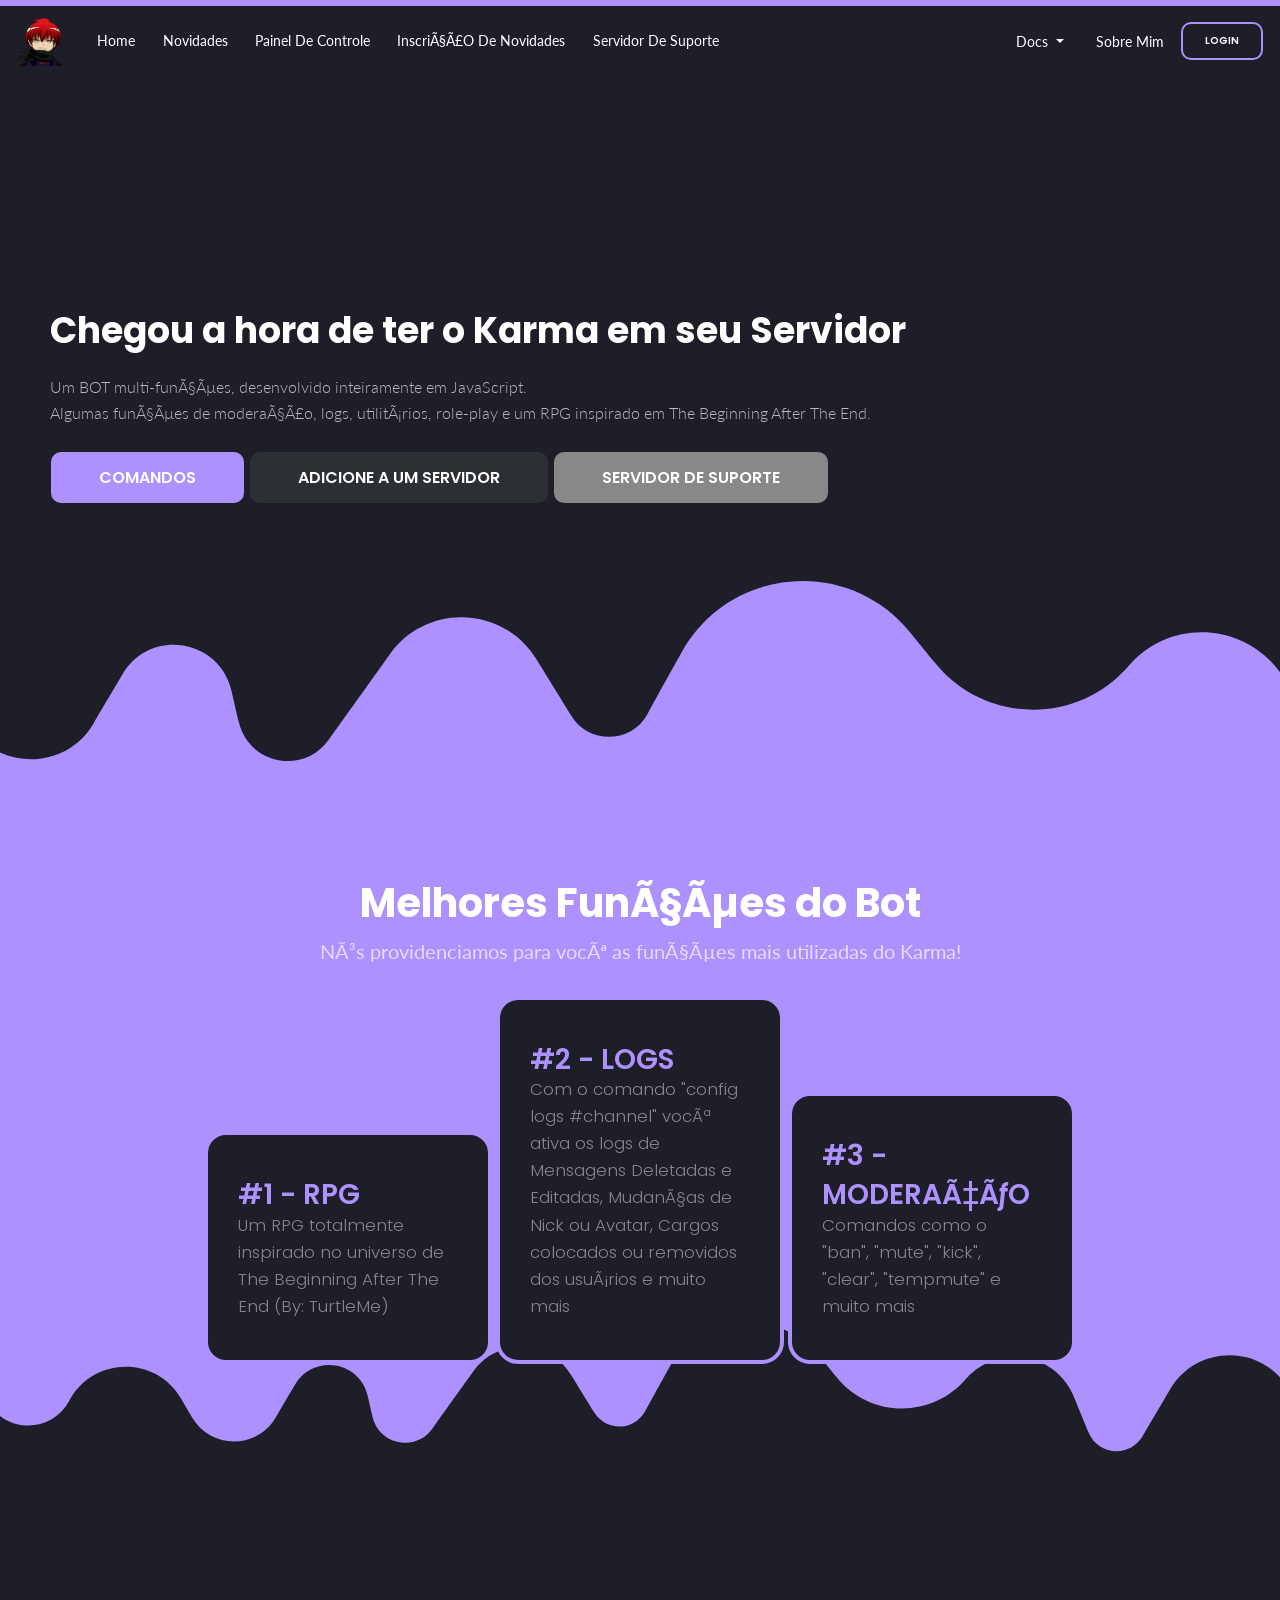
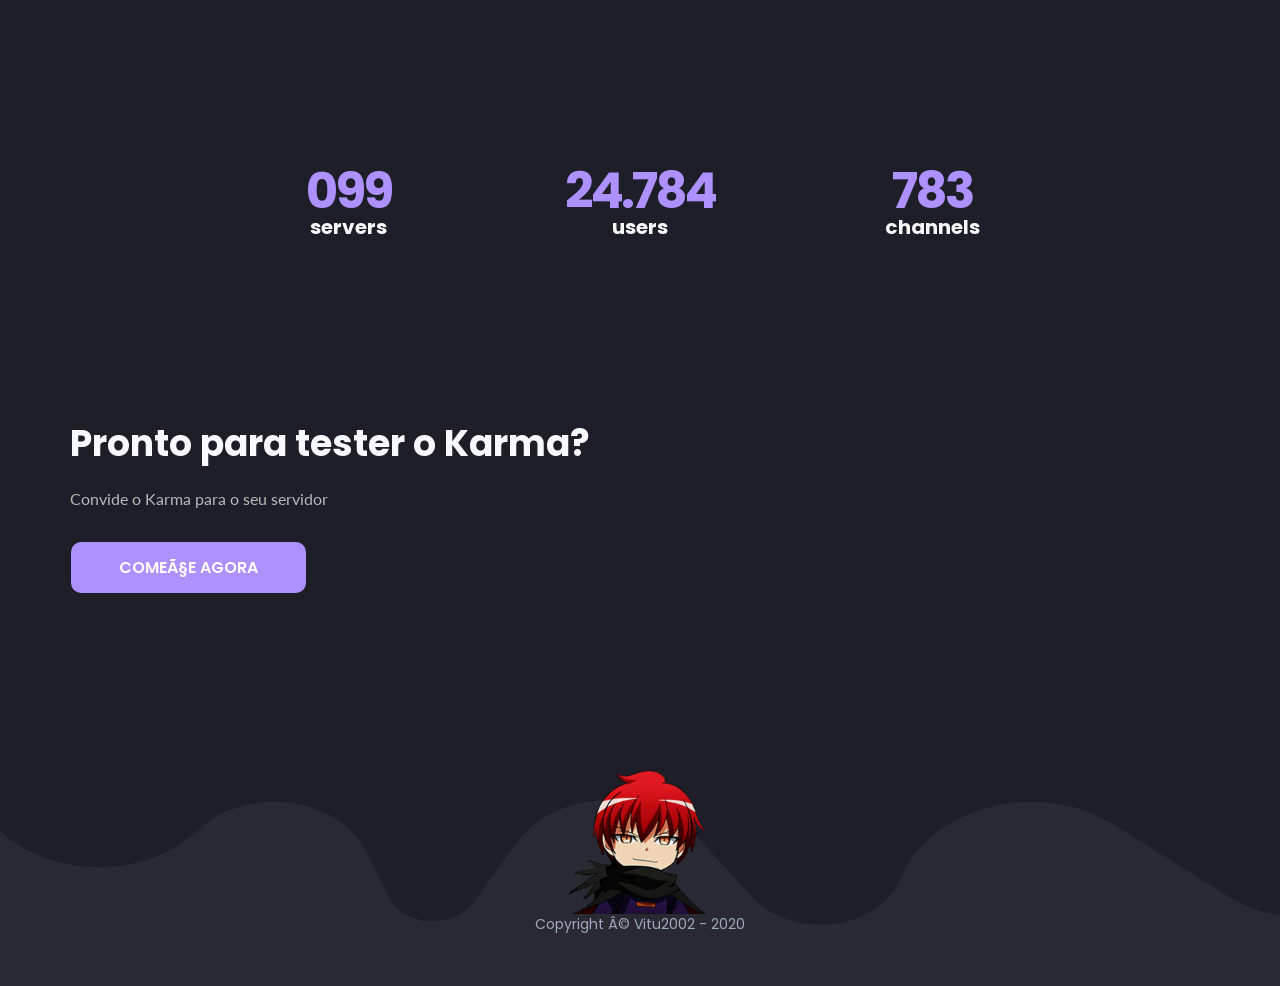
<file: index.html>
<!DOCTYPE html>
<html lang="pt-br">
<head>
    <meta charset="UTF-3">
    <meta name="viewport" content="width=device-width, initial-scale=1, shrink-to-fit=no">
    <link rel="stylesheet" href="css/bootstrap.min.css">
    <link rel="stylesheet" href="css/main.css">
    <link rel="stylesheet" href="css/now-ui-kit.css">
    <link href="https://fonts.googleapis.com/css?family=Poppins:300,400,600,700,800,900&display=swap" rel="stylesheet">
    <link href="https://fonts.googleapis.com/css?family=Montserrat:400,600,700,800,900&display=swap" rel="stylesheet">
    <link href="https://fonts.googleapis.com/css?family=Lato:300,400,600,700,800,900&display=swap" rel="stylesheet">
    <title>Karma</title>
</head>
<body>
<nav class="navbar navbar-expand-lg bg-transparent">
    <button class="navbar-toggler" type="button" data-toggle="collapse" data-target="#navbarSupportedContent" aria-controls="navbarSupportedContent" aria-expanded="false" aria-label="Toggle navigation">
        <img src="assets/menuIcon.svg" width="20px" height="20px" style="max-width: none !important;">
    </button>
    <img src="assets/KarmaIcon.png" width="50" height="50">
    <div class="collapse navbar-collapse" id="navbarSupportedContent" style="margin-left: 20px !important">
        <ul class="navbar-nav mr-auto">
            <li class="nav-item active">
                <a class="nav-link" href="#/">Home <span class="sr-only">(current)</span></a>
            </li>
            <li class="nav-item">
                <a class="nav-link" href="/news">Novidades</a>
            </li>
            <li class="nav-item">
                <a class="nav-link" href="/features">Painel de Controle</a>
            </li>
            <li class="nav-item">
                <a class="nav-link" href="/features">Inscrição de Novidades</a>
            </li>
            <li class="nav-item">
                <a class="nav-link" href="https://discord.gg/CdBTdD6">Servidor de Suporte<span class="sr-only"></span></a>
            </li>
        </ul>
        <div class="nav-item dropdown">
            <a class="nav-link dropdown-toggle" href="#" id="navbarDropdown" role="button" data-toggle="dropdown" aria-haspopup="true" aria-expanded="false">
                Docs
            </a>
            <div class="dropdown-menu" aria-labelledby="navbarDropdown">
                <a class="dropdown-item" href="/commands">Comandos</a>
                <a class="dropdown-item" href="/tutorials">Tutorial</a>
                <div class="dropdown-divider"></div>
                <a class="dropdown-item" href="/server-settings">Configurações de Servidor</a>
            </div>
        </div>
        <div class="nav-item">
            <a class="nav-link" href="/about">Sobre mim</a>
        </div>
        <button class="btn login-btn btn-outline-accent my-2 my-sm-0" style="font-size: 10px !important;font-family: poppins !important;">LOGIN</button>
    </div>
</nav>
<div class="heading">
    <h1 class="display-5 title">Chegou a hora de ter o Karma em seu Servidor</h1>
    <p class="subtitle">Um BOT multi-funções, desenvolvido inteiramente em JavaScript. <br />Algumas funções de moderação, logs, utilitários, role-play e um RPG inspirado em The Beginning After The End.</p>
    <a class="btn btn-primary btn-lg" href="#start_link" target="_blank" role="button">Comandos</a>
    <a class="btn btn-secondary btn-lg" href="https://discord.com/api/oauth2/authorize?client_id=706939846379176046&permissions=470674678&scope=bot" target="_blank" role="button">Adicione a um Servidor</a>
    <a class="btn btn-tertiary btn-lg" href="https://discord.gg/CdBTdD6" target="_blank" role="button">Servidor de Suporte</a>
    <br /><br /><br /><br /><br /><br />
</div>
<div class="features">
    <div class="title">Melhores Funções do Bot</div>
    <div class="subtitle">Nós providenciamos para você as funções mais utilizadas do Karma!</div>
    <div class="cards">
        <div class="card" style="width: 18rem;">
        <div class="card-body">
            <h5 class="card-title">#1 - RPG</h5>
            <p class="card-text">Um RPG totalmente inspirado no universo de The Beginning After The End (By: TurtleMe)</p>
        </div>
    </div>
        <div class="card" style="width: 18rem;">
            <div class="card-body">
                <h5 class="card-title">#2 - LOGS</h5>
                <p class="card-text">Com o comando "config logs #channel" você ativa os logs de Mensagens Deletadas e Editadas, Mudanças de Nick ou Avatar, Cargos colocados ou removidos dos usuários e muito mais</p>
            </div>
        </div>
        <div class="card" style="width: 18rem;">
            <div class="card-body">
                <h5 class="card-title">#3 - MODERAÇÃO</h5>
                <p class="card-text">Comandos como o "ban", "mute", "kick", "clear", "tempmute" e muito mais</p>
            </div>
        </div>
    </div>
</div>
<div class="statistics">
    <div class="cards">
        <div class="card statistic" style="width: 18rem;">
            <div class="card-body">
                <p class="card-title" style="font-size: 50px !important;line-height: 15px !important;letter-spacing: -0.06em !important;font-weight: bold !important;">099</h1>
                <p style="font-weight: bold !important;font-size: 20px !important;">servers</p>
            </div>
        </div>
        <div class="card statistic" style="width: 18rem;">
            <div class="card-body">
                <p class="card-title" style="font-size: 50px !important;line-height: 15px !important;letter-spacing: -0.06em !important;font-weight: bold !important;">24.784</h1>
                <p style="font-weight: bold !important;font-size: 20px !important;">users</p>
            </div>
        </div>
        <div class="card statistic" style="width: 18rem;">
            <div class="card-body">
                <p class="card-title" style="font-size: 50px !important;line-height: 15px !important;letter-spacing: -0.06em !important;font-weight: bold !important;">783</h1>
                <p style="font-weight: bold !important;font-size: 20px !important;">channels</p>
            </div>
        </div>
    </div>
</div>
<div class="page_end">
    <div class="start">
        <div class="card">
            <div class="card-body gs-card">
                <div class="title">Pronto para tester o Karma?</div>
                <div class="subtitle">Convide o Karma para o seu servidor</div>
                <br />
                <a class="btn btn-primary btn-lg" href="https://discord.com/api/oauth2/authorize?client_id=706939846379176046&permissions=470674678&scope=bot" role="button">Começe agora</a>
            </div><br />
        </div>
    </div>
    <div class="footer">
        <div class="bot-footer">
            <img src="assets/KarmaIcon.png" width="150"><br />
            Copyright © Vitu2002 - 2020
        </div><br/>
</div>
<script src="https://code.jquery.com/jquery-3.3.1.slim.min.js" integrity="sha384-q8i/X+965DzO0rT7abK41JStQIAqVgRVzpbzo5smXKp4YfRvH+8abtTE1Pi6jizo" crossorigin="anonymous"></script>
<script src="https://cdnjs.cloudflare.com/ajax/libs/popper.js/1.14.7/umd/popper.min.js" integrity="sha384-UO2eT0CpHqdSJQ6hJty5KVphtPhzWj9WO1clHTMGa3JDZwrnQq4sF86dIHNDz0W1" crossorigin="anonymous"></script>
<script src="https://stackpath.bootstrapcdn.com/bootstrap/4.3.1/js/bootstrap.min.js" integrity="sha384-JjSmVgyd0p3pXB1rRibZUAYoIIy6OrQ6VrjIEaFf/nJGzIxFDsf4x0xIM+B07jRM" crossorigin="anonymous"></script>
<script src="js/now-ui-kit.min.js"></script>
</body>
</html>
</file>
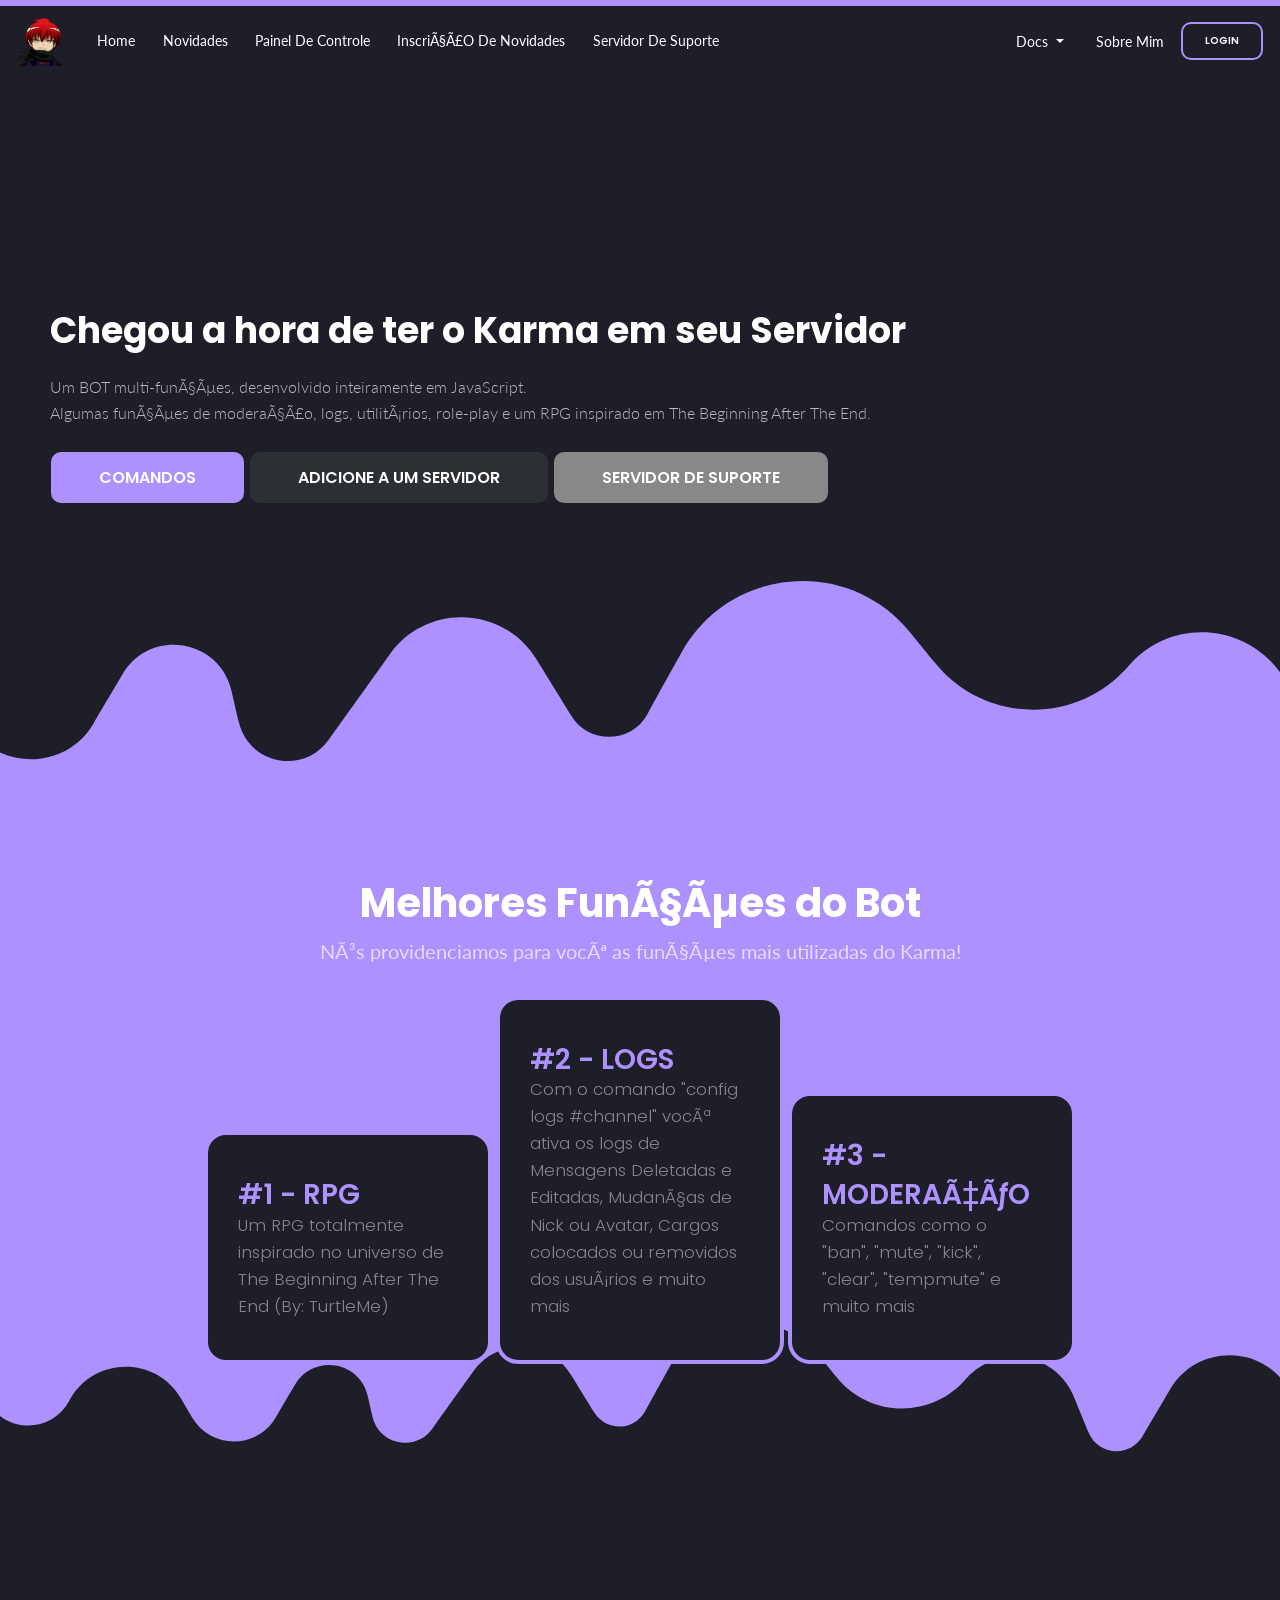
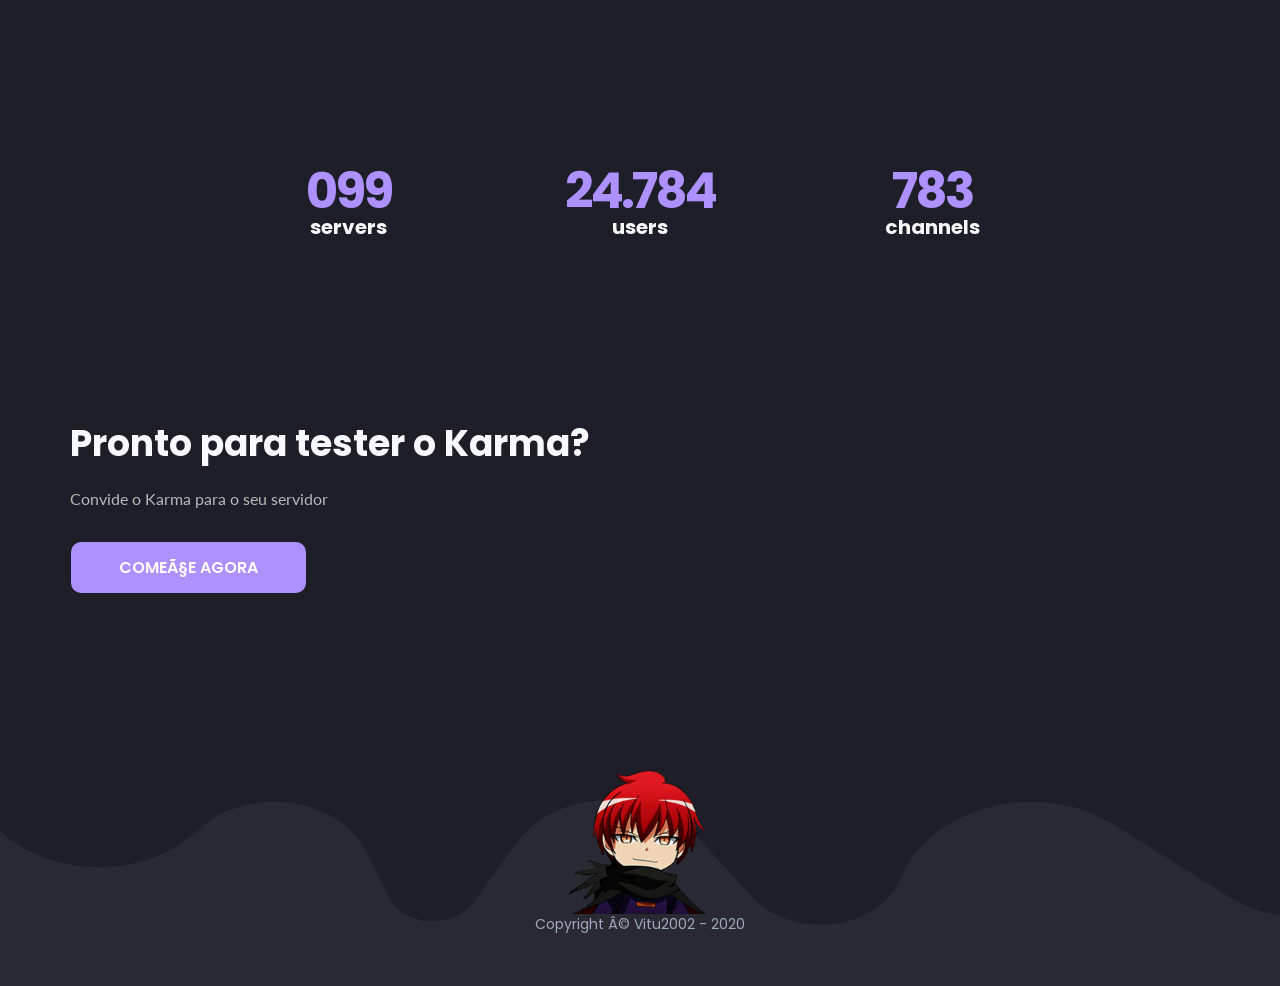
<file: news.html>
<!DOCTYPE html>
<html lang="pt-br">
<head>
    <meta charset="UTF-3">
    <meta name="viewport" content="width=device-width, initial-scale=1, shrink-to-fit=no">
    <link rel="stylesheet" href="css/bootstrap.min.css">
    <link rel="stylesheet" href="css/main.css">
    <link rel="stylesheet" href="css/now-ui-kit.css">
    <link href="https://fonts.googleapis.com/css?family=Poppins:300,400,600,700,800,900&display=swap" rel="stylesheet">
    <link href="https://fonts.googleapis.com/css?family=Montserrat:400,600,700,800,900&display=swap" rel="stylesheet">
    <link href="https://fonts.googleapis.com/css?family=Lato:300,400,600,700,800,900&display=swap" rel="stylesheet">
    <title>Karma</title>
</head>
<body>
<nav class="navbar navbar-expand-lg bg-transparent">
    <button class="navbar-toggler" type="button" data-toggle="collapse" data-target="#navbarSupportedContent" aria-controls="navbarSupportedContent" aria-expanded="false" aria-label="Toggle navigation">
        <img src="assets/menuIcon.svg" width="20px" height="20px" style="max-width: none !important;">
    </button>
    <img src="assets/KarmaIcon.png" width="50" height="50">
    <div class="collapse navbar-collapse" id="navbarSupportedContent" style="margin-left: 20px !important">
        <ul class="navbar-nav mr-auto">
            <li class="nav-item active">
                <a class="nav-link" href="#/">Home <span class="sr-only">(current)</span></a>
            </li>
            <li class="nav-item">
                <a class="nav-link" href="/news">Novidades</a>
            </li>
            <li class="nav-item">
                <a class="nav-link" href="/features">Painel de Controle</a>
            </li>
            <li class="nav-item">
                <a class="nav-link" href="/features">Inscrição de Novidades</a>
            </li>
            <li class="nav-item">
                <a class="nav-link" href="#/">Servidor de Suporte <span class="sr-only">(current)</span></a>
            </li>
        </ul>
        <div class="nav-item dropdown">
            <a class="nav-link dropdown-toggle" href="#" id="navbarDropdown" role="button" data-toggle="dropdown" aria-haspopup="true" aria-expanded="false">
                Docs
            </a>
            <div class="dropdown-menu" aria-labelledby="navbarDropdown">
                <a class="dropdown-item" href="/commands">Comandos</a>
                <a class="dropdown-item" href="/tutorials">Tutorial</a>
                <div class="dropdown-divider"></div>
                <a class="dropdown-item" href="/server-settings">Configurações de Servidor</a>
            </div>
        </div>
        <div class="nav-item">
            <a class="nav-link" href="/about">Sobre mim</a>
        </div>
        <button class="btn login-btn btn-outline-accent my-2 my-sm-0" style="font-size: 10px !important;font-family: poppins !important;">LOGIN</button>
    </div>
</nav>
<div class="heading">
    <h1 class="display-5 title">Chegou a hora de ter o Karma em seu Servidor</h1>
    <p class="subtitle">Um BOT multi-funções, desenvolvido inteiramente em JavaScript. <br />Algumas funções de moderação, logs, utilitários, role-play e um RPG inspirado em The Beginning After The End.</p>
    <a class="btn btn-primary btn-lg" href="#start_link" target="_blank" role="button">Comandos</a>
    <a class="btn btn-secondary btn-lg" href="https://discord.com/api/oauth2/authorize?client_id=706939846379176046&permissions=470674678&scope=bot" target="_blank" role="button">Adicione a um Servidor</a>
    <a class="btn btn-tertiary btn-lg" href="https://discord.gg/CdBTdD6" target="_blank" role="button">Servidor de Suporte</a>
    <br /><br /><br /><br /><br /><br />
</div>
<div class="features">
    <div class="title">Melhores Funções do Bot</div>
    <div class="subtitle">Nós providenciamos para você as funções mais utilizadas do Karma!</div>
    <div class="cards">
        <div class="card" style="width: 18rem;">
        <div class="card-body">
            <h5 class="card-title">#1 - RPG</h5>
            <p class="card-text">Um RPG totalmente inspirado no universo de The Beginning After The End (By: TurtleMe)</p>
        </div>
    </div>
        <div class="card" style="width: 18rem;">
            <div class="card-body">
                <h5 class="card-title">#2 - LOGS</h5>
                <p class="card-text">Com o comando "config logs #channel" você ativa os logs de Mensagens Deletadas e Editadas, Mudanças de Nick ou Avatar, Cargos colocados ou removidos dos usuários e muito mais</p>
            </div>
        </div>
        <div class="card" style="width: 18rem;">
            <div class="card-body">
                <h5 class="card-title">#3 - MODERAÇÃO</h5>
                <p class="card-text">Comandos como o "ban", "mute", "kick", "clear", "tempmute" e muito mais</p>
            </div>
        </div>
    </div>
</div>
<div class="statistics">
    <div class="cards">
        <div class="card statistic" style="width: 18rem;">
            <div class="card-body">
                <p class="card-title" style="font-size: 50px !important;line-height: 15px !important;letter-spacing: -0.06em !important;font-weight: bold !important;">099</h1>
                <p style="font-weight: bold !important;font-size: 20px !important;">servers</p>
            </div>
        </div>
        <div class="card statistic" style="width: 18rem;">
            <div class="card-body">
                <p class="card-title" style="font-size: 50px !important;line-height: 15px !important;letter-spacing: -0.06em !important;font-weight: bold !important;">24.784</h1>
                <p style="font-weight: bold !important;font-size: 20px !important;">users</p>
            </div>
        </div>
        <div class="card statistic" style="width: 18rem;">
            <div class="card-body">
                <p class="card-title" style="font-size: 50px !important;line-height: 15px !important;letter-spacing: -0.06em !important;font-weight: bold !important;">783</h1>
                <p style="font-weight: bold !important;font-size: 20px !important;">channels</p>
            </div>
        </div>
    </div>
</div>
<div class="page_end">
    <div class="start">
        <div class="card">
            <div class="card-body gs-card">
                <div class="title">Pronto para tester o Karma?</div>
                <div class="subtitle">Convide o Karma para o seu servidor</div>
                <br />
                <a class="btn btn-primary btn-lg" href="https://discord.com/api/oauth2/authorize?client_id=706939846379176046&permissions=470674678&scope=bot" role="button">Começe agora</a>
            </div><br />
        </div>
    </div>
    <div class="footer">
        <div class="bot-footer">
            <img src="assets/KarmaIcon.png" width="150"><br />
            Copyright © Vitu2002 - 2020
        </div><br/>
</div>
<script src="https://code.jquery.com/jquery-3.3.1.slim.min.js" integrity="sha384-q8i/X+965DzO0rT7abK41JStQIAqVgRVzpbzo5smXKp4YfRvH+8abtTE1Pi6jizo" crossorigin="anonymous"></script>
<script src="https://cdnjs.cloudflare.com/ajax/libs/popper.js/1.14.7/umd/popper.min.js" integrity="sha384-UO2eT0CpHqdSJQ6hJty5KVphtPhzWj9WO1clHTMGa3JDZwrnQq4sF86dIHNDz0W1" crossorigin="anonymous"></script>
<script src="https://stackpath.bootstrapcdn.com/bootstrap/4.3.1/js/bootstrap.min.js" integrity="sha384-JjSmVgyd0p3pXB1rRibZUAYoIIy6OrQ6VrjIEaFf/nJGzIxFDsf4x0xIM+B07jRM" crossorigin="anonymous"></script>
<script src="js/now-ui-kit.min.js"></script>
</body>
</html>
</file>
<file: css/main.css>
body {
    font-family: 'Poppins', sans-serif !important;
    background-color: #1D1E28;
    color: #fff;
    -webkit-font-smoothing: antialiased;
    -moz-osx-font-smoothing: grayscale;
    text-rendering: optimizeLegibility;
    border-top: 6px #AD91FF solid !important;
    font-size: 16px;
}

.nav-link {
     font-size: 14px !important;
     background: transparent !important;
     font-family: Lato, sans-serif !important;
     text-transform: capitalize !important;
 }
 .nav-link:hover {
     background: transparent !important;
     color: #AD91FF !important;
     font-weight: bold !important;
 }

 .login-btn {
     border: 2px solid #AD91FF !important;
     font-size: 10px !important;
 }
 .login-btn:hover {
     background: #AD91FF !important;
 }
.navbar {
    box-shadow: none !important
}

.navbar-brand {
    font-size: 25px !important
}

.navbar-toggler-icon {
    color: #fff !important
}

.btn {
    border-radius: 10px !important;
    font-size: 16px !important;
    font-weight: 600 !important;
    text-transform: uppercase !important;
}

.btn-primary {
    background-color: #AD91FF!important
}
.btn-secondary {
    background-color: #2C2F33 !important
}
.heading {
    padding: 160px 50px !important;
    color: #fff !important;
    background-image: url("../assets/wavy-purple-by-nouridio.svg") !important;
    background-position: bottom !important;
    background-size: 300% !important;
    background-repeat: no-repeat !important;
}

.title {
    line-height: 90px !important;
    margin-bottom: -2px !important;
    font-size: 36px !important
}

.subtitle {
    color: rgba(255, 255, 255, 0.685) !important;
    font-size: 16px !important;
    font-family: 'Lato', sans-serif;
}


.features {
    text-align: center !important;
    background: #AD91FF !important;
    padding: 60px 50px !important;
    background-image: url("../assets/wavy-dark-by-nouridio.svg") !important;
    background-position: bottom !important;
    background-size: 200% !important;
    background-repeat: no-repeat !important;
}
.features .title {
    font-size: 40px !important;
    color: #ffffff !important;
    line-height: 70px !important;
}

.features .subtitle {
    font-size: 20px !important;
    color: #a2a8bd;
}

.features .card-body {
    text-align: left !important;
}

.features .card-title {
    margin: 0 0 -3px !important;
}
.cards {
    margin-top: 30px !important;
}

.card {
    border-radius: 5px !important;
    box-shadow: none !important;
}

.card-title {
    font-size: 28px !important;
    font-weight: 600 !important;
    color: #AD91FF !important;
}

.statistics {
    text-align: center !important;
    padding-top: 300px !important;
}

.statistics .card-body{
    padding: 0 !important;
    height: 280 !important;
    width: 332 !important;
    max-height: 280 !important;
    max-width: 332 !important;
}

.statistics .title {
    font-size: 40px !important;
    color: #ffffff !important;
    line-height: 70px !important;
}

.statistics .subtitle {
    font-size: 20px !important;
    color: #a2a8bd;
}

.card.statistic {
    background: transparent !important;
    box-shadow: none !important;
    color: #f7f7f7 !important;
}


.page_end {
    background-image: url("../assets/wavy-light-by-nouridio.svg") !important;
    background-position: bottom !important;
    background-size: 200% !important;
    background-repeat: no-repeat !important;
}
.start {
    padding: 60px 50px !important
}

.start .card {
    background: transparent !important;
    color: #f6f9ff !important;
}

.features .card {
    background: #1D1E28;
    border-radius: 22px !important;
    border: 4px solid #AD91FF;
}
.features .card-text {
color: rgba(255, 255, 255, 0.46) !important
}

.features .card-body {
    padding: 40px 40px 40px 30px !important;
}

.navbar-toggler-icon {
    color: #fff !important
}
.footer {
    text-align: center !important;
    padding: 5px 6px !important;
    color: #ecf2ff;
    padding: 30px 30px !important
}

.footer .nouridio {
    font-family: 'Montserrat' !important;
    font-style: normal !important;
    font-weight: 600 !important;
    font-size: 16px !important;
    line-height: 5px !important;
    letter-spacing: 0.15em !important;
    font-variant: small-caps !important;
}

.footer .nouridio a {
    color: #AD91FF !important;
    text-decoration: none !important;
}

.footer .bot-footer {
    text-align: center !important;
    color: #a2a8bd !important
}
</file>
